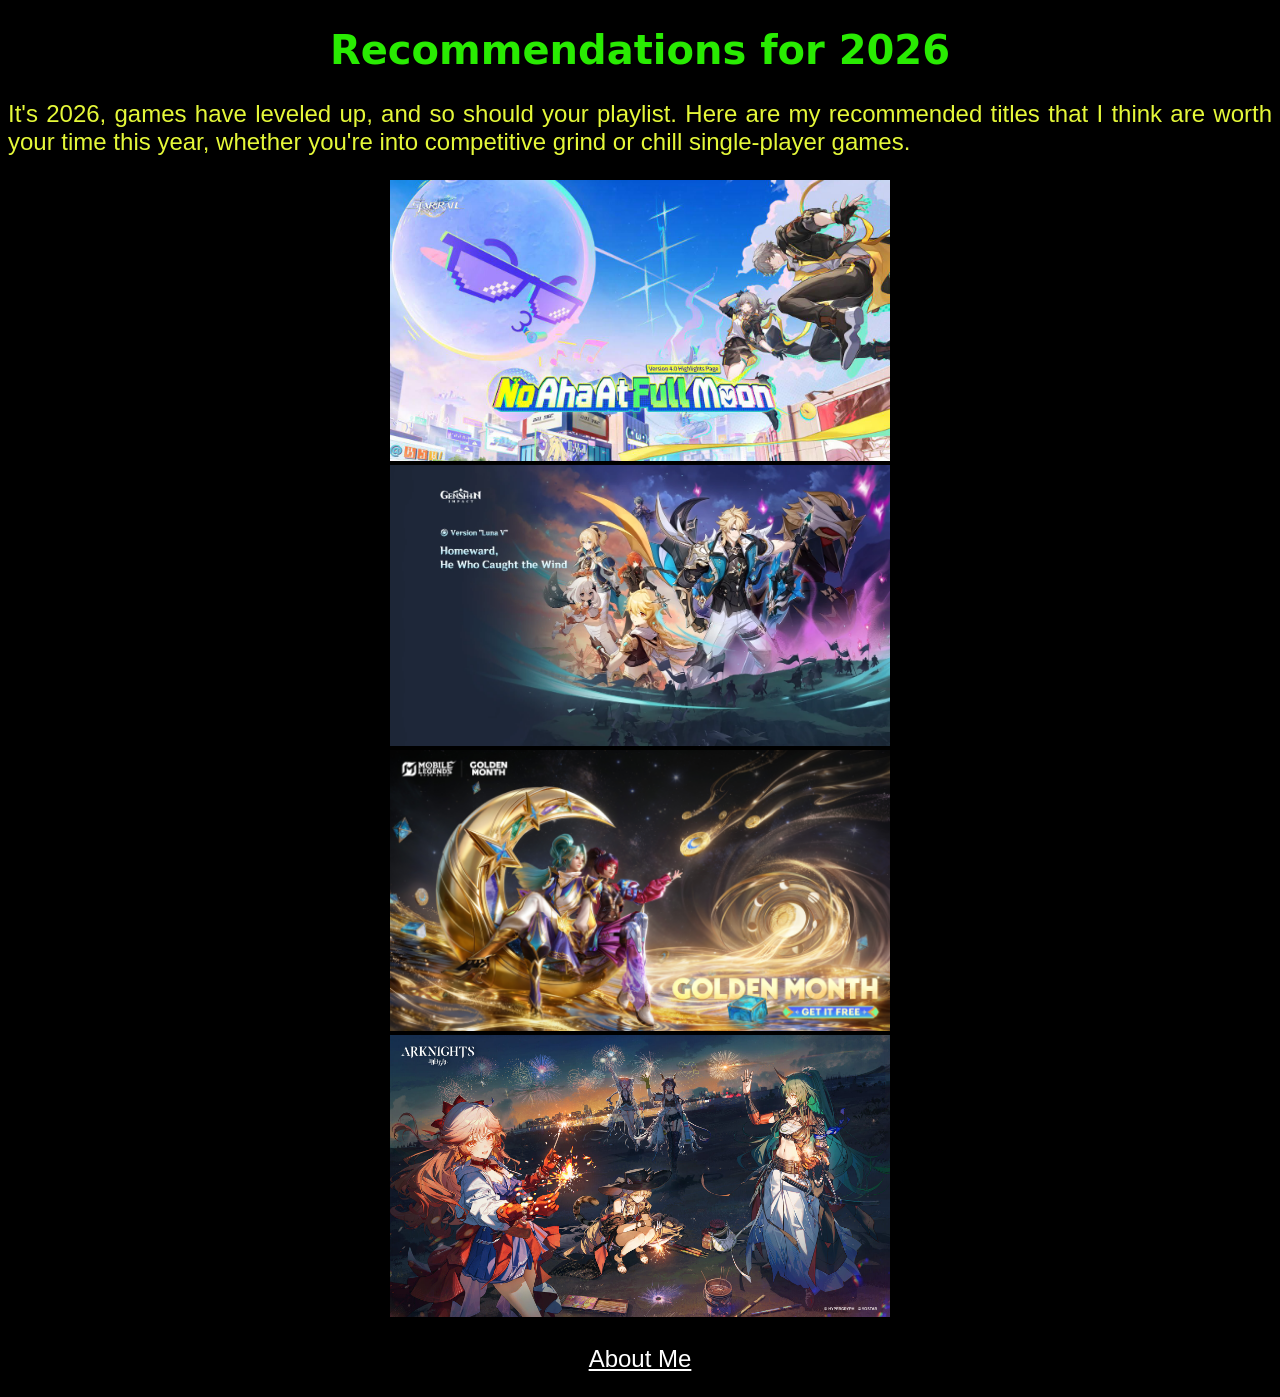
<file: index.html>
<!DOCTYPE html>
<html lang="en">
<head>
    <link rel="stylesheet" href="/style.css">
    <style>
  img{
    max-width: 500px;
    max-height: 300px;
  }
  .img-container{
    text-align: center;
    overflow: hidden;
  }
  .img-container img{
     object-fit: cover; 
  transition: transform 0.2s ease;
  }
  .img-container:hover img {
  transform: scale(1.1);
  }
    </style>
    <meta charset="UTF-8">
    <meta name="viewport" content="width=device-width, initial-scale=1.0">
    <title>Homepage</title>
</head>
<body>

<!--Title-->
<header>
  <h1>Recommendations for 2026</h1>
</header>

<p>
  It's 2026, games have leveled up, and so should your playlist. Here are my recommended titles that I think are worth your time this year, whether you're into competitive grind or chill single-player games.
</p>

<!--Images Links-->
<div class=" img-container";>
    <a href="/hsr.html"> <img src="/Images/HSR/HSRHOME.jpeg" alt="HSR ver.4.0"></img></a>
</div>
<div class=" img-container";>
  <a href="/genshin.html"> <img src="Images/GENSHIN/GIHOME.png" alt="GENSHIN LUNA V"></img></a>
</div>
<div class=" img-container";>
  <a href="/mlbb.html"> <img src="/Images/MLBB/MLHOME.png" alt="MLBB"></img></a>
</div>
<div class=" img-container";>
  <a href="/arknights.html"><img src="Images/ARKNIGHTS/AKHOME.jpg" alt="Arknights 6th Anniversary"></img></a>
</div>

<!--About Me-->
<p style="text-align:center;">
  <a href="/aboutme.html" title="contact information" style="color: #ffffff;">About Me<a>
</p>

</body>
</html>
</file>
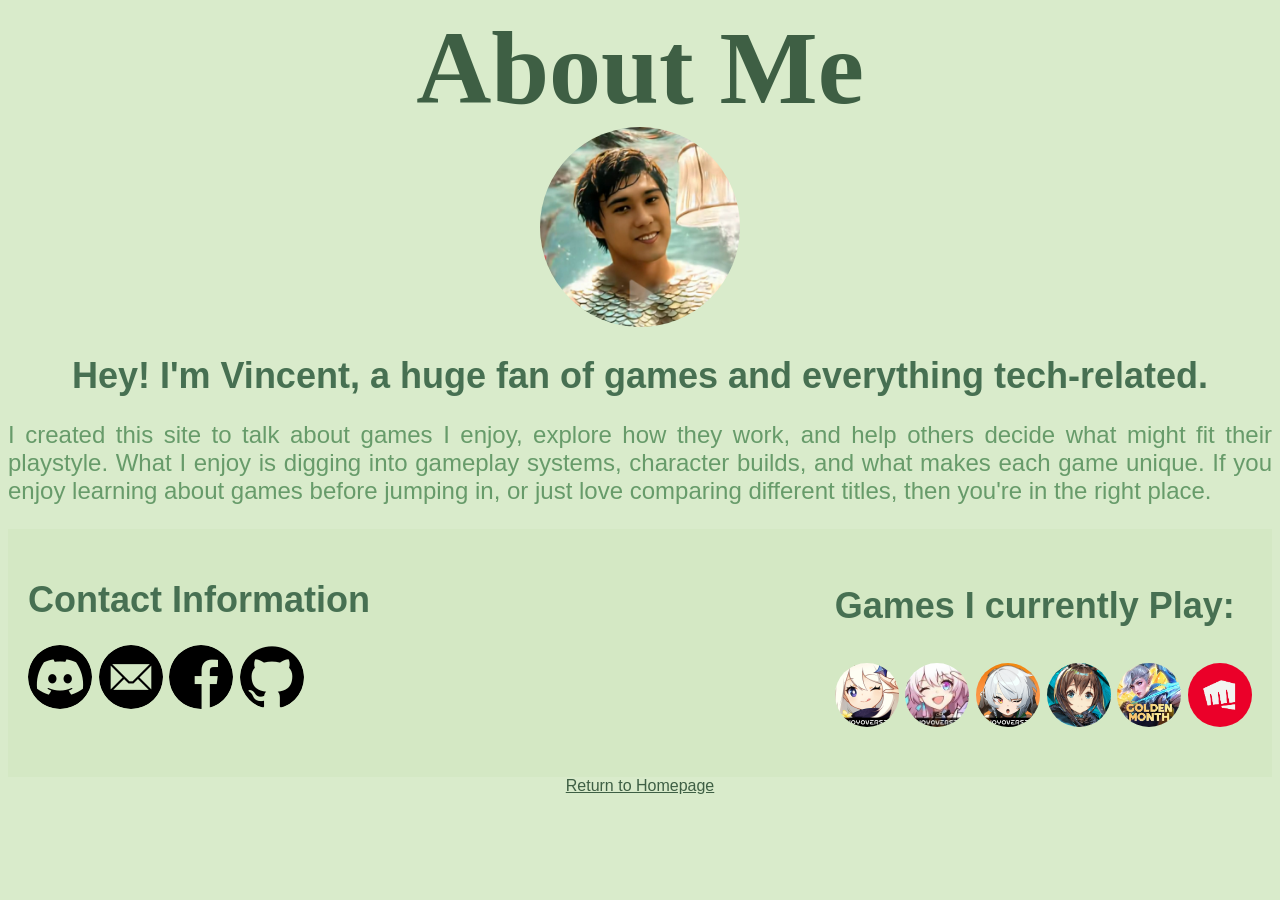
<file: aboutme.html>
<!DOCTYPE html>
<html lang="en">
<head>
    <style>
        body{
            background-color:#d9ebcb;
        }
        header{
            font-size:650%;
            text-align: center;
            color:#3E5F44;
        }
        img{
            max-width:  200px;
            max-height: 200px;
            border-radius: 50%;
        }
        h1{
            color:#477052;
            font-size: 225%;
            font-family: Arial, Helvetica, sans-serif;
            text-align: center;
        }
        h2{
            color:#477052;
            font-size: 225%;
            font-family: Arial, Helvetica, sans-serif;
            margin-bottom: 10px;
        }
        h3{
            color:#477052;
            font-size: 225%;
            font-family: Arial, Helvetica, sans-serif;
        }
        p{
            color:#679b6a;
            font-size: 150%;
            font-family: Arial, Helvetica, sans-serif;
            text-align: justify;
        }
        .img{
            text-align: center;
        }
        .parent-container{
            display: flex;
            justify-content: space-between;
            gap: 20px;
            padding: 20px;
            background-color: #d4e8c4;
        }
        .column {
            flex: 1;                       
        }
    </style>
    <meta charset="UTF-8">
    <meta name="viewport" content="width=device-width, initial-scale=1.0">
    <title>About-Me</title>
</head>
<body>

<header>
    <b>About Me</b>
</header> 

<div class="img">
    <img src="/Images/aboutme.png" alt="male"></img>
</div>

<h1>
    Hey! I'm Vincent, a huge fan of games and everything tech-related.
</h1>

<p>
    I created this site to talk about games I enjoy, explore how they work, and help others decide what might fit their playstyle. What I enjoy is digging into gameplay systems, character builds, and what makes each game unique. If you enjoy learning about games before jumping in, or just love comparing different titles, then you're in the right place.
</p>

<div class="parent-container">
    <div class="left">
        <h2>
            Contact Information
        </h2>
        <p>  
            <a href="https://discord.com/users/vincentcntpy" style="text-decoration: none; display: inline-block;">
                <img src="/Images/Icons/discord.png" alt="Discord icons created by Freepik - Flaticon https://www.flaticon.com/free-icons/discord"></img>
            </a> 
            
            <a href="mailto:vincentcntpy@gmail.com" style="text-decoration: none; display: inline-block;">
                <img src="/Images/Icons/email.png" alt="Email icons created by rukanicon - Flaticon https://www.flaticon.com/free-icons/email"></img>
            </a>
            
            <a href="https://facebook.com/Vincentcntpy" style="text-decoration: none; display: inline-block;">
                <img src="/Images/Icons/facebook.png" alt="Facebook icons created by Freepik - Flaticon https://www.flaticon.com/free-icons/facebook"></img>
            </a>
            
            <a href="https://github.com/Kazudoescode" style="text-decoration: none; display: inline-block;">
                <img src="/Images/Icons/github.png" alt="Github icons created by Pixel perfect - Flaticon https://www.flaticon.com/free-icons/github"></img>
            </a>
        </p>
    </div>
    
<div class="right">
        <h3>
            Games I currently Play:
        </h3>
        <p>
            <img style="width: 64px; height: 64px; border-radius: 50%;" src="/Images/Icons/genshin.png" alt="genshin" title= "Kazu - 830104176"></img>
            <img style="width: 64px; height: 64px; border-radius: 50%;" src="/Images/Icons/hsr.png" alt="hsr" title="Kazu - 828625765"></img>
            <img style="width: 64px; height: 64px; border-radius: 50%;" src="/Images/Icons/zzz.png" alt="ZZZ" title="Kazu - 1312221037"></img>
            <img style="width: 64px; height: 64px; border-radius: 50%;" src="/Images/Icons/arknights.png" alt="arknights" title="Kazu - 95196091"></img>
            <img style="width: 64px; height: 64px; border-radius: 50%;" src="/Images/Icons/mlbb.png" alt="mlbb" title="faceless - 231759913(3514)"></img>
            <img style="width: 64px; height: 64px; border-radius: 50%;" src="/Images/Icons/riot.png" alt="riot-games" title="Music2Challenger #music"></img>
        </p>
    </div>
</div>

<div class="button" style="text-align: center;">
    <a href="index.html" style="color:#3E5F44; font-family: Arial, Helvetica, sans-serif;">Return to Homepage</a>
</div>

</body>

</html>
</file>
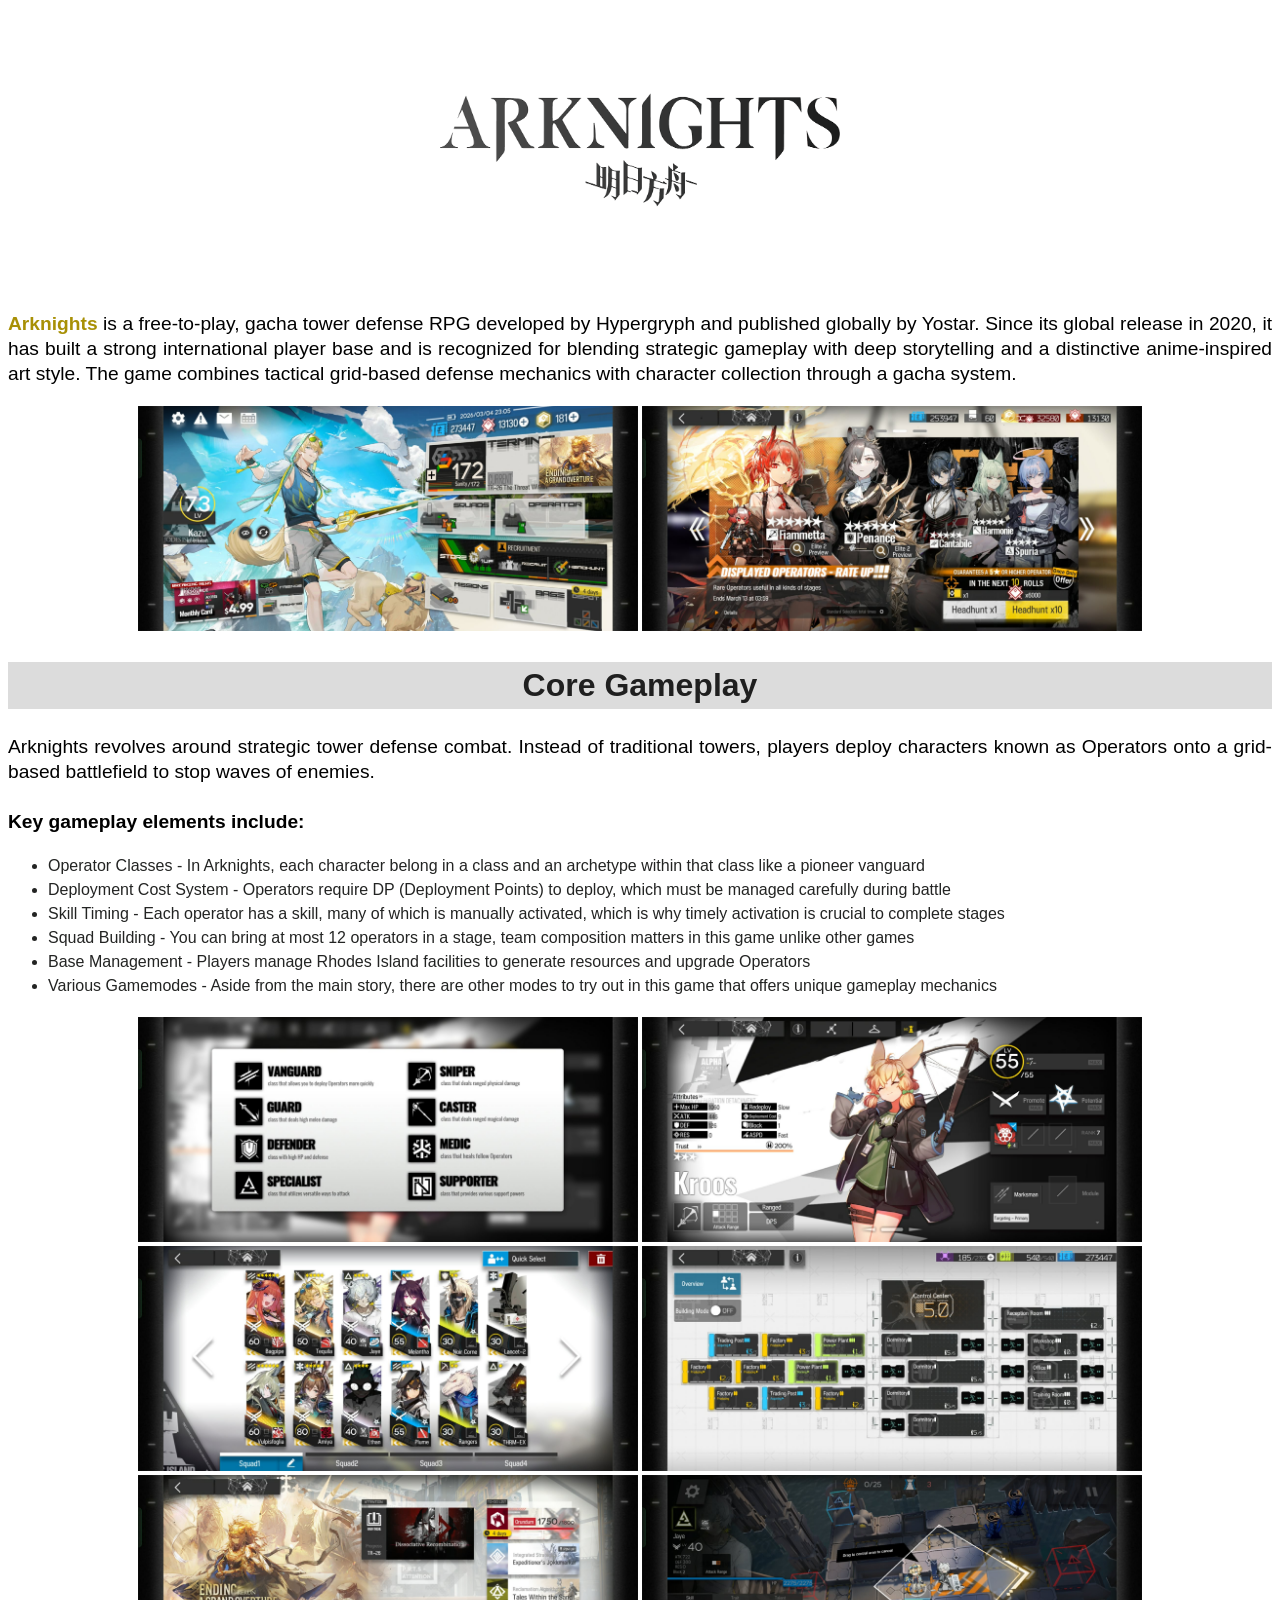
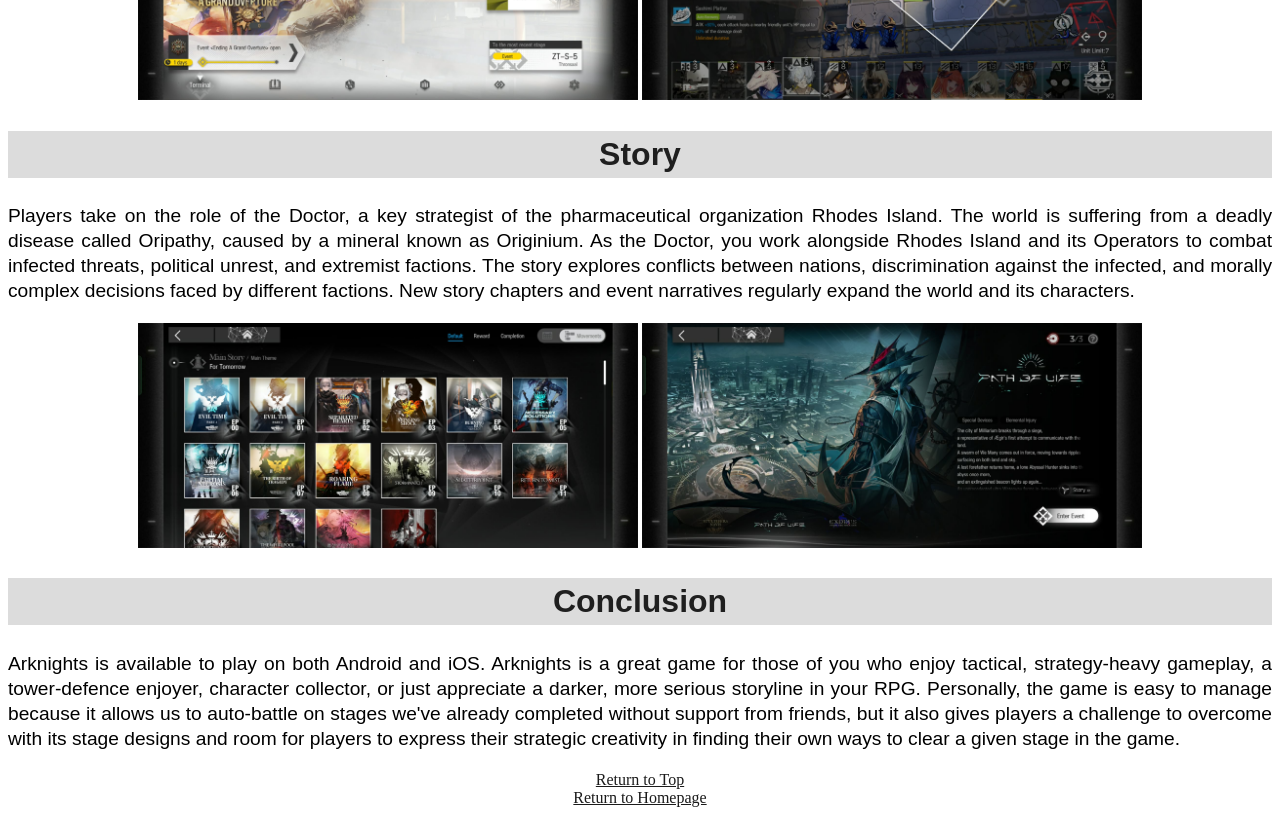
<file: arknights.html>
<!DOCTYPE html>
<html lang="en">
<head>
    <style>
    body{
        background-color: rgb(255, 255, 255);
    }  
    p{      
        color:rgb(0, 0, 0);
        text-align: justify;
        font-size: 120%;
        font-family: Arial, Helvetica, sans-serif;
        line-height: 130%;
    }
    ul{
        color:rgb(35, 36, 35);
        font-size: 100%;
        font-family: Arial, Helvetica, sans-serif;
        line-height: 150%;
    }
    header{
        text-align:center;
        color:rgb(0, 0, 0);
        font-size: 80px;
        font-family: Arial, Helvetica, sans-serif;
    }
     img{
        max-width: 800px;
        max-height: 400px;
    }
    .container{
        text-align: center;
    }
    h2{
        text-align: center;
        color:rgb(31, 31, 31);
        font-size: 200%;
        font-family: Arial, Helvetica, sans-serif;
        background-color:gainsboro;
        padding: 5px;
    }
    a{
        color:rgb(27, 27, 27);
    }
    </style>    
    <meta charset="UTF-8">
    <meta name="viewport" content="width=device-width, initial-scale=1.0">
    <title>Arknights</title>
</head>
<body>

<div class="container">
    <img src="/Images/ARKNIGHTS/AK1.PNG" alt="Arknights Logo" id="atop" style="max-width:500px; max-height:400px"></img>
</div>

<!--Game Information-->
<p>
    <strong style="color:rgb(168, 144, 6)">Arknights</strong> is a free-to-play, gacha tower defense RPG developed by Hypergryph and published globally by Yostar. Since its global release in 2020, it has built a strong international player base and is recognized for blending strategic gameplay with deep storytelling and a distinctive anime-inspired art style. The game combines tactical grid-based defense mechanics with character collection through a gacha system.
</p>

<div class="container">
    <img src="/Images/ARKNIGHTS/AK2.png " alt="Arknights Homescreen" style="max-width:500px; max-height:400px"></img>
    <img src="/Images/ARKNIGHTS/AK3.png" alt="Arknights Gacha Page" style="max-width:500px; max-height:400px"></img>
</div>

<!--Core Gameplay-->
<h2>
    <b>Core Gameplay</b>
</h2>
<p>
    Arknights revolves around strategic tower defense combat. Instead of traditional towers, players deploy characters known as Operators onto a grid-based battlefield to stop waves of enemies. 
<br><br>
<b>Key gameplay elements include:</b>
    <ul>
        <li>
            Operator Classes - In Arknights, each character belong in a class and an archetype within that class like a pioneer vanguard
        </li>
        <li>
            Deployment Cost System - Operators require DP (Deployment Points) to deploy, which must be managed carefully during battle
        </li>
        <li>
            Skill Timing - Each operator has a skill, many of which is manually activated, which is why timely activation is crucial to complete stages
        </li>
        <li>
            Squad Building - You can bring at most 12 operators in a stage, team composition matters in this game unlike other games
        </li>
        <li>
            Base Management - Players manage Rhodes Island facilities to generate resources and upgrade Operators
        </li> 
        <li>
            Various Gamemodes - Aside from the main story, there are other modes to try out in this game that offers unique gameplay mechanics
        </li>
    </ul>
</p>

<div class=" container">
    <img src="/Images/ARKNIGHTS/AK4.png" alt="Arknights Classes" style="max-width: 500px; max-height: 400px;"></img>
    <img src="/Images/ARKNIGHTS/AK5.png" alt="Arknights Operator Screen"style="max-width: 500px; max-height: 400px;"></img>
    <img src="/Images/ARKNIGHTS/AK6.png" alt="Arknights Squad List" style="max-width: 500px; max-height: 400px;"></img>
    <img src="/Images/ARKNIGHTS/AK7.png" alt="Arknights Base" style="max-width: 500px; max-height: 400px;"></img>
    <img src="/Images/ARKNIGHTS/AK8.png" alt="Arknights Gamemodes" style="max-width: 500px; max-height: 400px;"></img>
    <img src="/Images/ARKNIGHTS/AK9.png" alt="Arknights Gameplay" style="max-width: 500px; max-height: 400px;"></img>
</div>

<!--Story-->
<h2>
    <b>Story</b>
</h2>
<p>
    Players take on the role of the Doctor, a key strategist of the pharmaceutical organization Rhodes Island. The world is suffering from a deadly disease called Oripathy, caused by a mineral known as Originium. As the Doctor, you work alongside Rhodes Island and its Operators to combat infected threats, political unrest, and extremist factions. The story explores conflicts between nations, discrimination against the infected, and morally complex decisions faced by different factions. New story chapters and event narratives regularly expand the world and its characters.
</p>

<div class=" container">
    <img src="/Images/ARKNIGHTS/AK10.png" alt="Arknights Main Story" style="max-width: 500px; max-height: 400px;"></img>
    <img src="/Images/ARKNIGHTS/AK11.png" alt="Arknights Event" style="max-width: 500px; max-height: 400px;"></img>
</div>

<!--Platform Availability/Conclusion-->
<h2>
    <b>Conclusion</b>
</h2>
<p>
    Arknights is available to play on both Android and iOS. Arknights is a great game for those of you who enjoy tactical, strategy-heavy gameplay, a tower-defence enjoyer, character collector, or just appreciate a darker, more serious storyline in your RPG. Personally, the game is easy to manage because it allows us to auto-battle on stages we've already completed without support from friends, but it also gives players a challenge to overcome with its stage designs and room for players to express their strategic creativity in finding their own ways to clear a given stage in the game.
</p>

<!--Buttons-->
<div class="container">
    <a href="#atop"> Return to Top </a>
    <br>
    <a href="index.html">Return to Homepage</a>
</div>

</body>

</html>
</file>
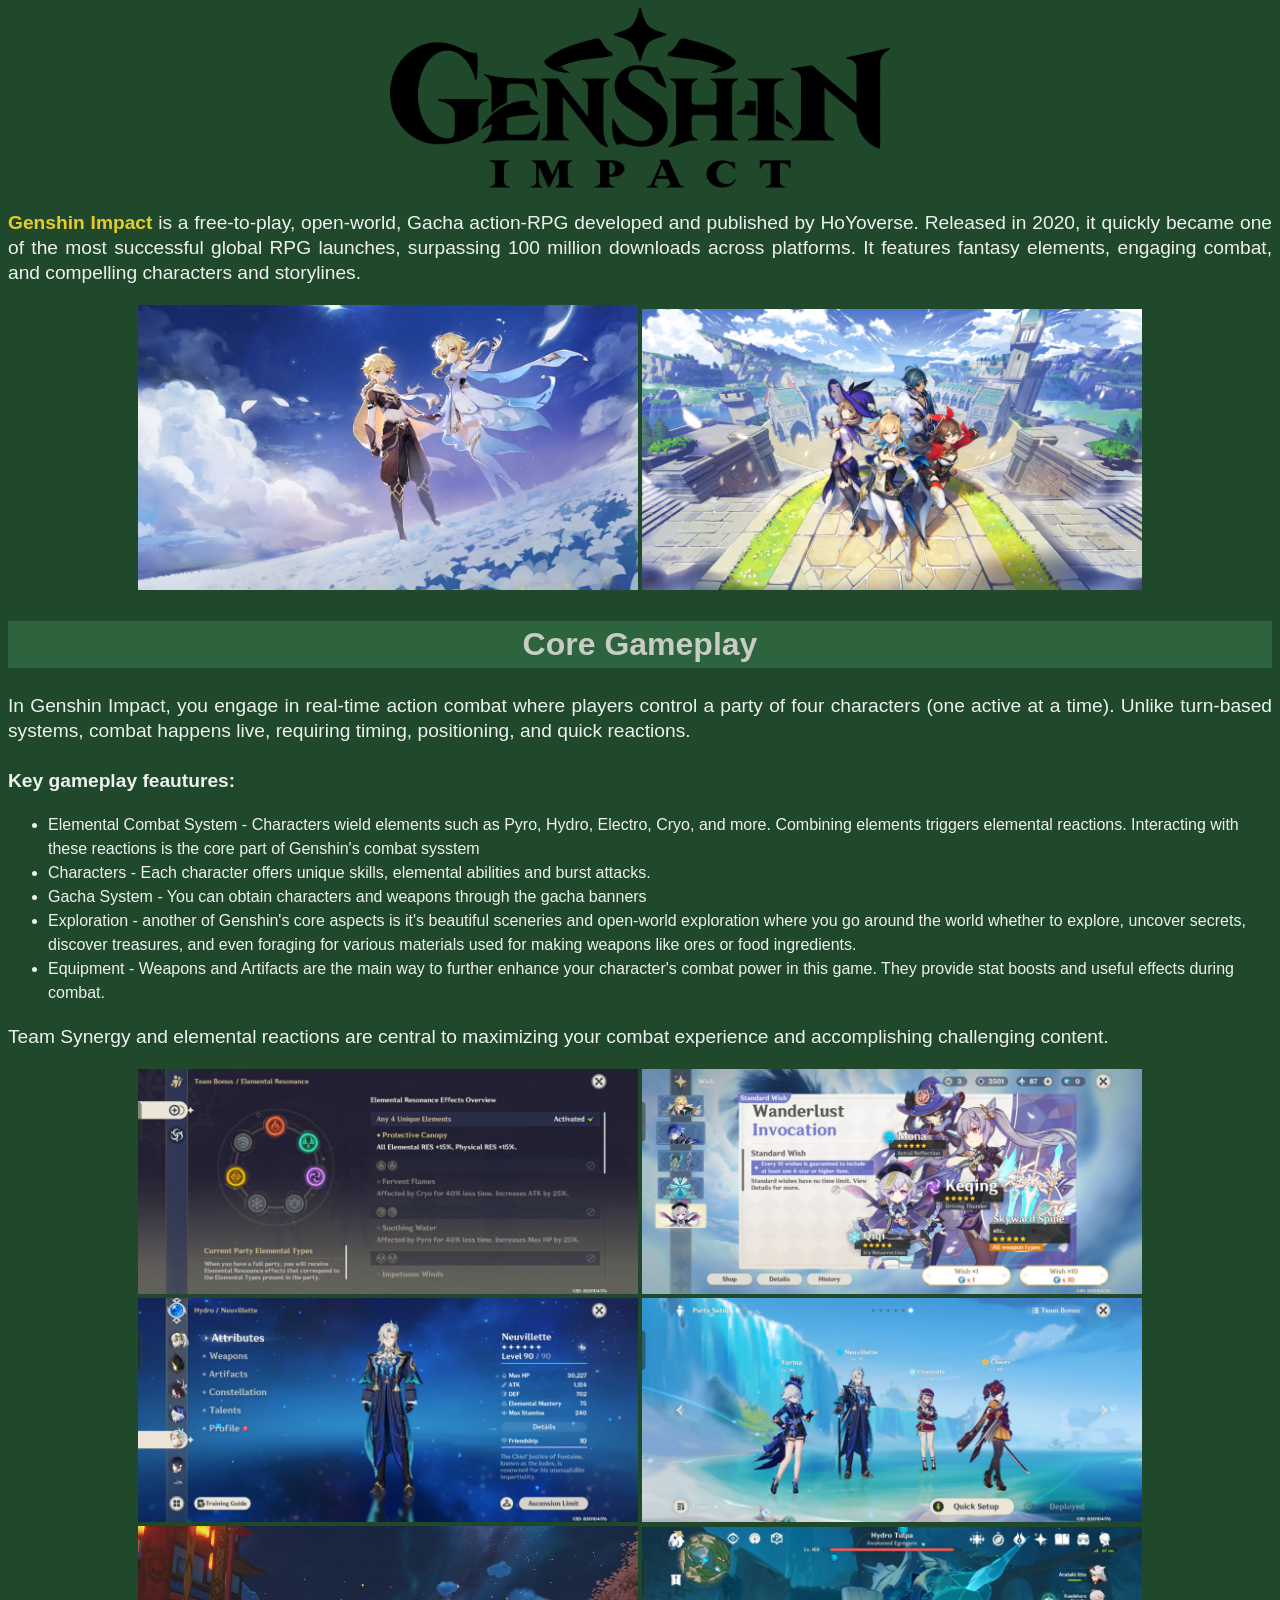
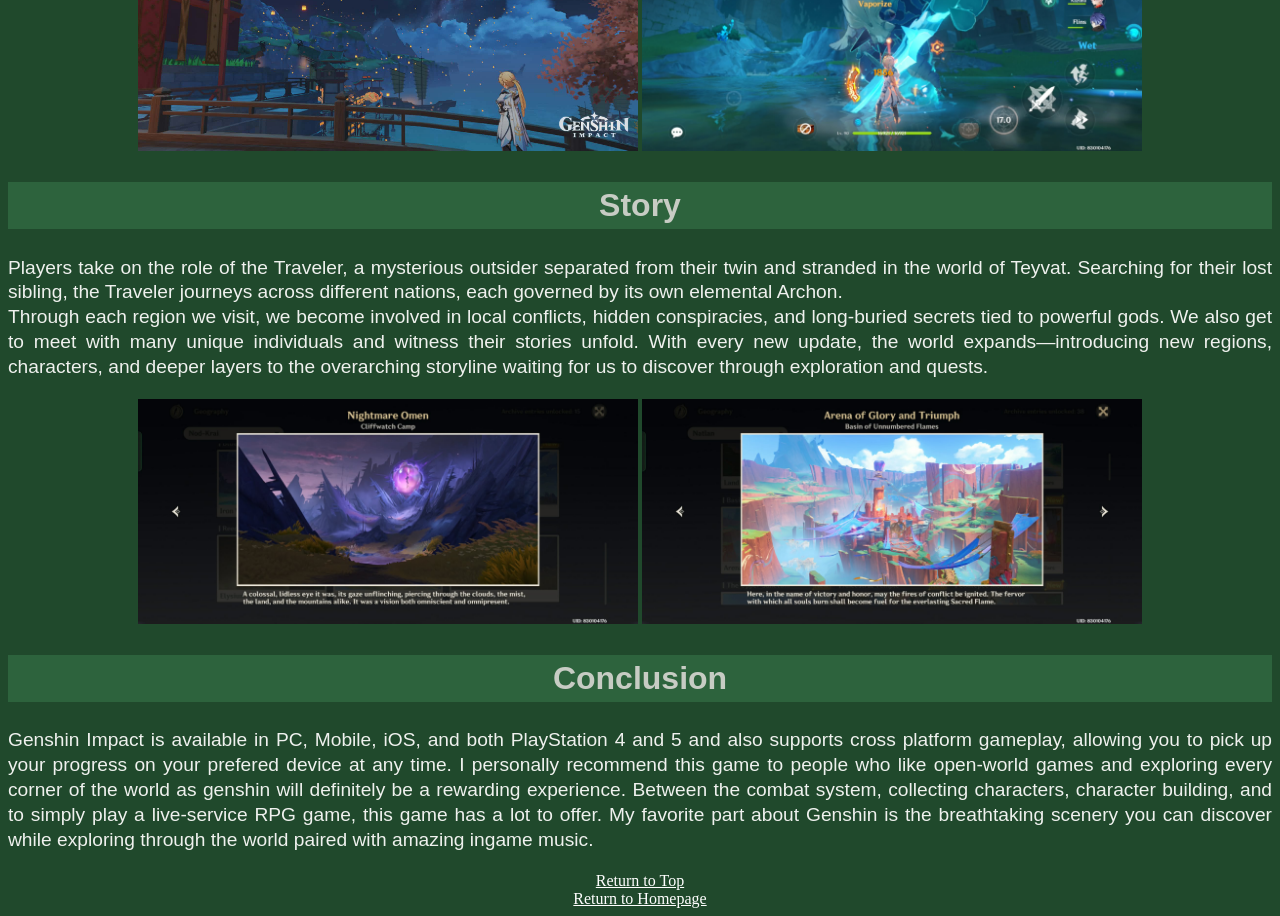
<file: genshin.html>
<!DOCTYPE html>
<html lang="en">
<head>
    <style>
    body{
        background-color: rgb(32, 73, 44);
    }  
    p{      
        color:rgb(239, 241, 238);
        text-align: justify;
        font-size: 120%;
        font-family: Arial, Helvetica, sans-serif;
        line-height: 130%;
    }
    ul{
        color:rgb(239, 241, 238);
        font-size: 100%;
        font-family: Arial, Helvetica, sans-serif;
        line-height: 150%;
    }
    header{
        text-align:center;
        color:rgb(255, 255, 255);
        font-size: 80px;
        font-family: Arial, Helvetica, sans-serif;
    }
     img{
        max-width: 910px;
        max-height: 400px;
    }
    .container{
        text-align: center;
    }
    h2{
        text-align: center;
        color:rgb(199, 204, 196);
        font-size: 200%;
        font-family: Arial, Helvetica, sans-serif;
        background-color: rgb(45, 99, 61);
        padding: 5px;
    }
    a{
        color:rgb(255, 255, 255);
    }
    </style>
    <meta charset="UTF-8">
    <meta name="viewport" content="width=device-width, initial-scale=1.0">
    <title>Document</title>
</head>
<body>

<div class="container">
    <img src="/Images/GENSHIN/GI1.png" alt="Genshin Logo" style="max-width: 500px; max-height: 400px;" id="start"></img>
</div>

<!--Game Information-->
<p>
    <strong style="color:rgb(231, 203, 43)">Genshin Impact</strong> is a free-to-play, open-world, Gacha action-RPG developed and published by HoYoverse. Released in 2020, it quickly became one of the most successful global RPG launches, surpassing 100 million downloads across platforms. It features fantasy elements, engaging combat, and compelling characters and storylines.
</p>

<div class="container">
    <img src="/Images/GENSHIN/GI2.png" alt="Twins and Inteyvats" style="max-width:500px; max-height:400px"></img>
    <img src="/Images/GENSHIN/GI3.png" alt="Mondstadt Characters" style="max-width:500px; max-height:400px"></img>
</div>

<!--Core Gameplay-->
<h2>
    <b>Core Gameplay</b>
</h2>
<p>
    In Genshin Impact, you engage in real-time action combat where players control a party of four characters (one active at a time). Unlike turn-based systems, combat happens live, requiring timing, positioning, and quick reactions. 
    <br><br>
    <b>Key gameplay feautures:</b>
    <ul>
        <li>Elemental Combat System - Characters wield elements such as Pyro, Hydro, Electro, Cryo, and more. Combining elements triggers elemental reactions. Interacting with these reactions is the core part of Genshin's combat sysstem</li>
        <li>Characters - Each character offers unique skills, elemental abilities and burst attacks.</li>
        <li>Gacha System - You can obtain characters and weapons through the gacha banners</li>
        <li>Exploration - another of Genshin's core aspects is it's beautiful sceneries and open-world exploration where you go around the world whether to explore, uncover secrets, discover treasures, and even foraging for various materials used for making weapons like ores or food ingredients. </li>
        <li>Equipment - Weapons and Artifacts are the main way to further enhance your character's combat power in this game. They provide stat boosts and useful effects during combat.  </li>
    </ul>
    
</p>
<p>
    Team Synergy and elemental reactions are central to maximizing your combat experience and accomplishing challenging content.
</p>

<div class="container">
    <img src="/Images/GENSHIN/GI4.png" alt="Elemental System" style="max-width:500px; max-height:400px"></img>
    <img src="/Images/GENSHIN/GI5.png" alt="Gacha Page" style="max-width:500px; max-height:400px"></img>
    <img src="/Images/GENSHIN/GI6.png" alt="Character Page" style="max-width:500px; max-height:400px"></img>
    <img src="/Images/GENSHIN/GI7.png" alt="Team Screen" style="max-width:500px; max-height:400px"></img>
    <img src="/Images/GENSHIN/GI8.png" alt="Exploration" style="max-width:500px; max-height:400px"></img>
    <img src="/Images/GENSHIN/GI9.png" alt="Genshin Combat" style="max-width:500px; max-height:400px"></img>
</div>

<!--Story-->
<h2>
    <b>Story</b>
</h2>
<p>
    Players take on the role of the Traveler, a mysterious outsider separated from their twin and stranded in the world of Teyvat. Searching for their lost sibling, the Traveler journeys across different nations, each governed by its own elemental Archon.
    <br>
    Through each region we visit, we become involved in local conflicts, hidden conspiracies, and long-buried secrets tied to powerful gods. We also get to meet with many unique individuals and witness their stories unfold. With every new update, the world expands—introducing new regions, characters, and deeper layers to the overarching storyline waiting for us to discover through exploration and quests.
</p>

<div class="container">
    <img src="/Images/GENSHIN/GI10.png" alt="Nod-krai Place" style="max-width:500px; max-height:400px"></img>
    <img src="/Images/GENSHIN/GI11.png" alt="Nod-krai Place" style="max-width:500px; max-height:400px"></img>
</div>

<!--Platform Availability/Conclusion-->
<h2>
    <b>Conclusion</b>
</h2>
<p>
    Genshin Impact is available in PC, Mobile, iOS, and both PlayStation 4 and 5 and also supports cross platform gameplay, allowing you to pick up your progress on your prefered device at any time. I personally recommend this game to people who like open-world games and exploring every corner of the world as genshin will definitely be a rewarding experience. Between the combat system, collecting characters, character building, and to simply play a live-service RPG game, this game has a lot to offer. My favorite part about Genshin is the breathtaking scenery you can discover while exploring through the world paired with amazing ingame music.
</p>

<!--Buttons-->
<div class="container">
    <a href="#start">Return to Top</a>
    <br>
    <a href="index.html">Return to Homepage</a>
</div>

</body>

</html>
</file>
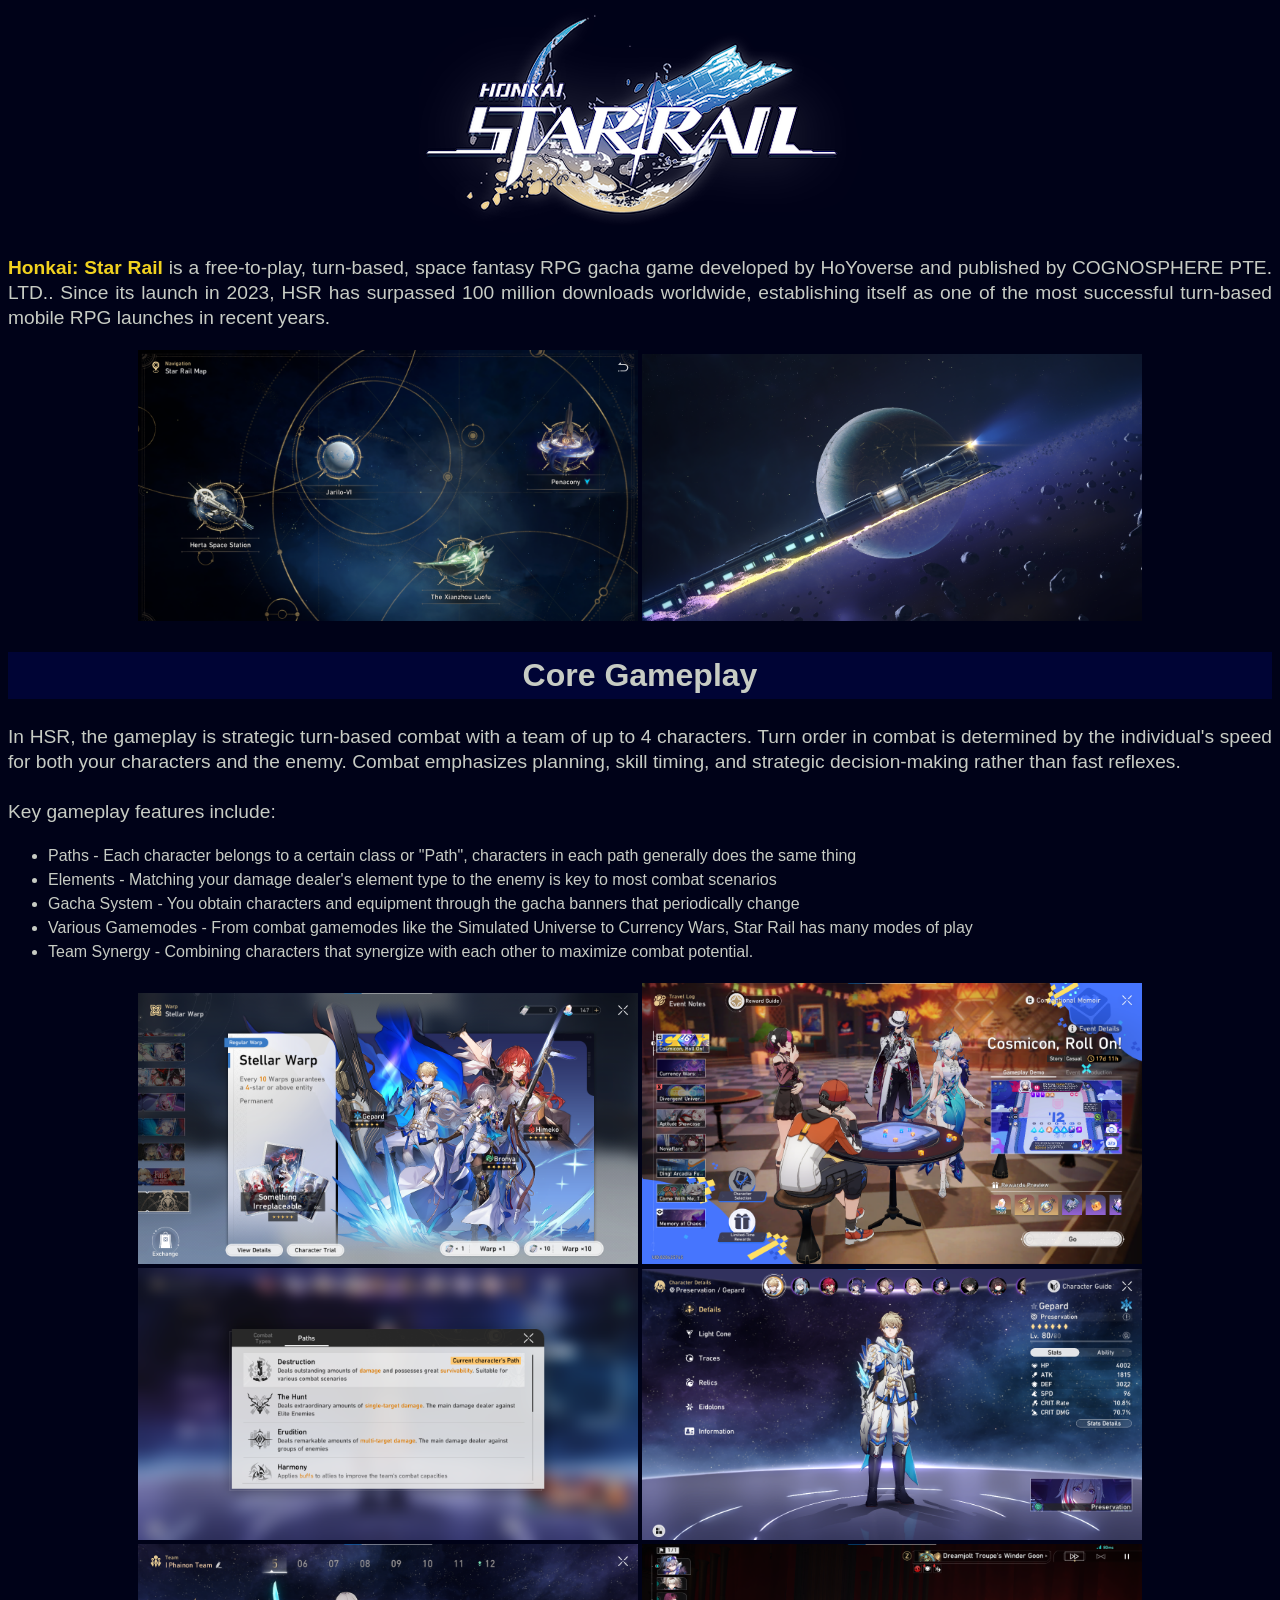
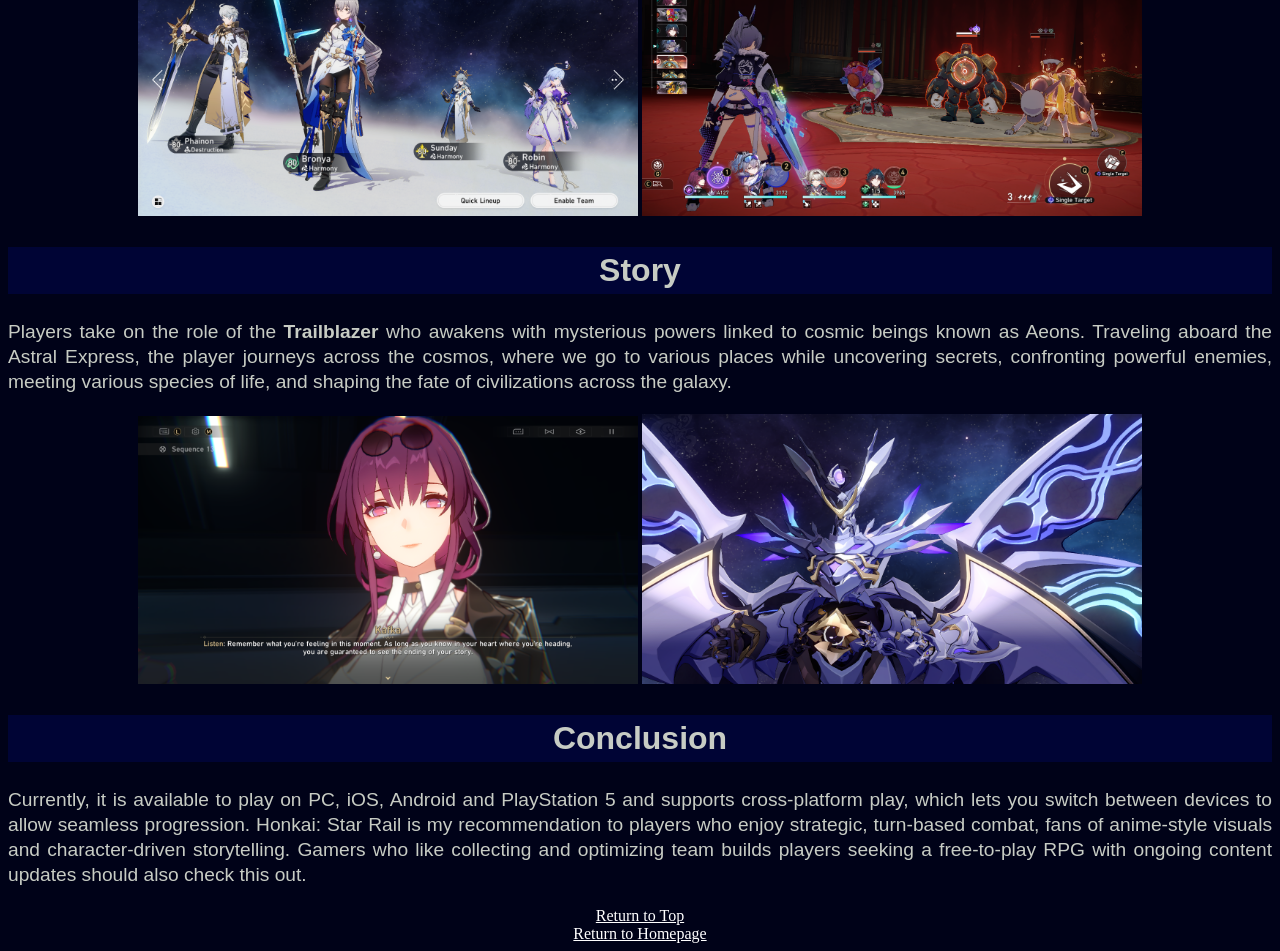
<file: hsr.html>
<!DOCTYPE html>
<html lang="en">
<head>
    <style>
    body{
        background-color: rgb(0, 2, 24);
    }  
    p{      
        color:rgb(199, 204, 196);
        text-align: justify;
        font-size: 120%;
        font-family: Arial, Helvetica, sans-serif;
        line-height: 130%;
    }
    header{
        text-align:center;
        color:rgb(255, 255, 255);
        font-size: 80px;
        font-family: Arial, Helvetica, sans-serif;
        background-image: url(/Images/HSR/HSRIMG_8.png);
          background-size:auto;   
          background-repeat:round;
          aspect-ratio: 16/9;
          width: 100%;     
          height: 100px;
    }
    img{
        max-width: 910px;
        max-height: 400px;
    }
    .container{
        text-align: center;
    }
    h2{
        text-align: center;
        color:rgb(199, 204, 196);
        font-size: 200%;
        font-family: Arial, Helvetica, sans-serif;
        background-color: rgb(0, 4, 53);
        padding: 5px;
    }
    a{
        color:rgb(255, 255, 255);
    }
    ul{
        color:rgb(199, 204, 196);
        font-size: 100%;
        font-family: Arial, Helvetica, sans-serif;
        line-height: 150%;
    }
    </style>
    <meta charset="UTF-8">
    <meta name="viewport" content="width=device-width, initial-scale=1.0">
    <title>HSR</title>
</head>
<body>

<div class="container">
    <img src="/Images/HSR/HSR1.png" alt="HSR LOGO" style="max-width: 500px; max-height: 400px;" id="top"></img>
</div> 
 
<!-- Game Information-->
<p>
    <strong style="color:rgb(241, 210, 31)">Honkai: Star Rail</strong> is a free-to-play, turn-based, space fantasy RPG gacha game developed by HoYoverse and published by COGNOSPHERE PTE. LTD.. Since its launch in 2023, HSR has surpassed 100 million downloads worldwide, establishing itself as one of the most successful turn-based mobile RPG launches in recent years. 
</p>

<div class="container">
    <img src="/Images/HSR/HSR2.png" alt="HSR Map" style="max-width: 500px; max-height: 400px;"></img>
    <img src="/Images/HSR/HSR3.png" alt="HSR Loading Screen" style="max-width: 500px; max-height: 400px;"></img>
</div>

<!-- Core Gameplay -->
 <h2>
    <b>Core Gameplay</b>
</h2>
<p>
    In HSR, the gameplay is strategic turn-based combat with a team of up to 4 characters. Turn order in combat is determined by the individual's speed for both your characters and the enemy. Combat emphasizes planning, skill timing, and strategic decision-making rather than fast reflexes.
    <br><br>
    Key gameplay features include:
    <ul>
        <li>Paths - Each character belongs to a certain class or "Path", characters in each path generally does the same thing</li>
        <li>Elements - Matching your damage dealer's element type to the enemy is key to most combat scenarios</li>
        <li>Gacha System - You obtain characters and equipment through the gacha banners that periodically change</li>
        <li>Various Gamemodes - From combat gamemodes like the Simulated Universe to Currency Wars, Star Rail has many modes of play</li>
        <li>Team Synergy - Combining characters that synergize with each other to maximize combat potential.</li>
    </ul>
</p>

<div class="container">
    <img src="/Images/HSR/HSR4.png" alt="HSR Gacha" style="max-width: 500px; max-height: 400px;"></img>
    <img src="/Images/HSR/HSR5.png" alt="HSR Data Bank" style="max-width: 500px; max-height: 400px;"></img>
    <img src="/Images/HSR/HSR6.png" alt="HSR Paths" style="max-width: 500px; max-height: 400px;"></img>
    <img src="/Images/HSR/HSR7.png" alt="HSR Character" style="max-width: 500px; max-height: 400px;"></img>
    <img src="/Images/HSR/HSR8.png" alt="HSR Party" style="max-width: 500px; max-height: 400px;"></img>
    <img src="/Images/HSR/HSR9.png" alt="HSR Combat" style="max-width: 500px; max-height: 400px;"></img>
</div>

<!-- Story -->
 <h2>
    <b>Story</b>
</h2>
<p>
    Players take on the role of the <strong>Trailblazer</strong> who awakens with mysterious powers linked to cosmic beings known as Aeons. Traveling aboard the Astral Express, the player journeys across the cosmos, where we go to various places while uncovering secrets, confronting powerful enemies, meeting various species of life, and shaping the fate of civilizations across the galaxy.
</p>
<div class="container">
    <img src="/Images/HSR/HSR10.png" alt="HSR Story" style="max-width: 500px; max-height: 400px;"></img>
    <img src="/Images/HSR/HSR11.png" alt="HSR Boss" style="max-width: 500px; max-height: 400px;"></img>
</div>    

<!-- Platform Availability-->
<h2>
    <b>Conclusion</b>
</h2> 
<p>
   Currently, it is available to play on PC, iOS, Android and PlayStation 5 and supports cross-platform play, which lets you switch between devices to allow seamless progression. Honkai: Star Rail is my recommendation to players who enjoy strategic, turn-based combat, fans of anime-style visuals and character-driven storytelling. Gamers who like collecting and optimizing team builds players seeking a free-to-play RPG with ongoing content updates should also check this out.
</p>

<!--Buttons-->
<div class="container">
    <a href="#top"> Return to Top </a> 
    <br>
    <a href="index.html">Return to Homepage</a>
</div>

</body>

</html>
</file>
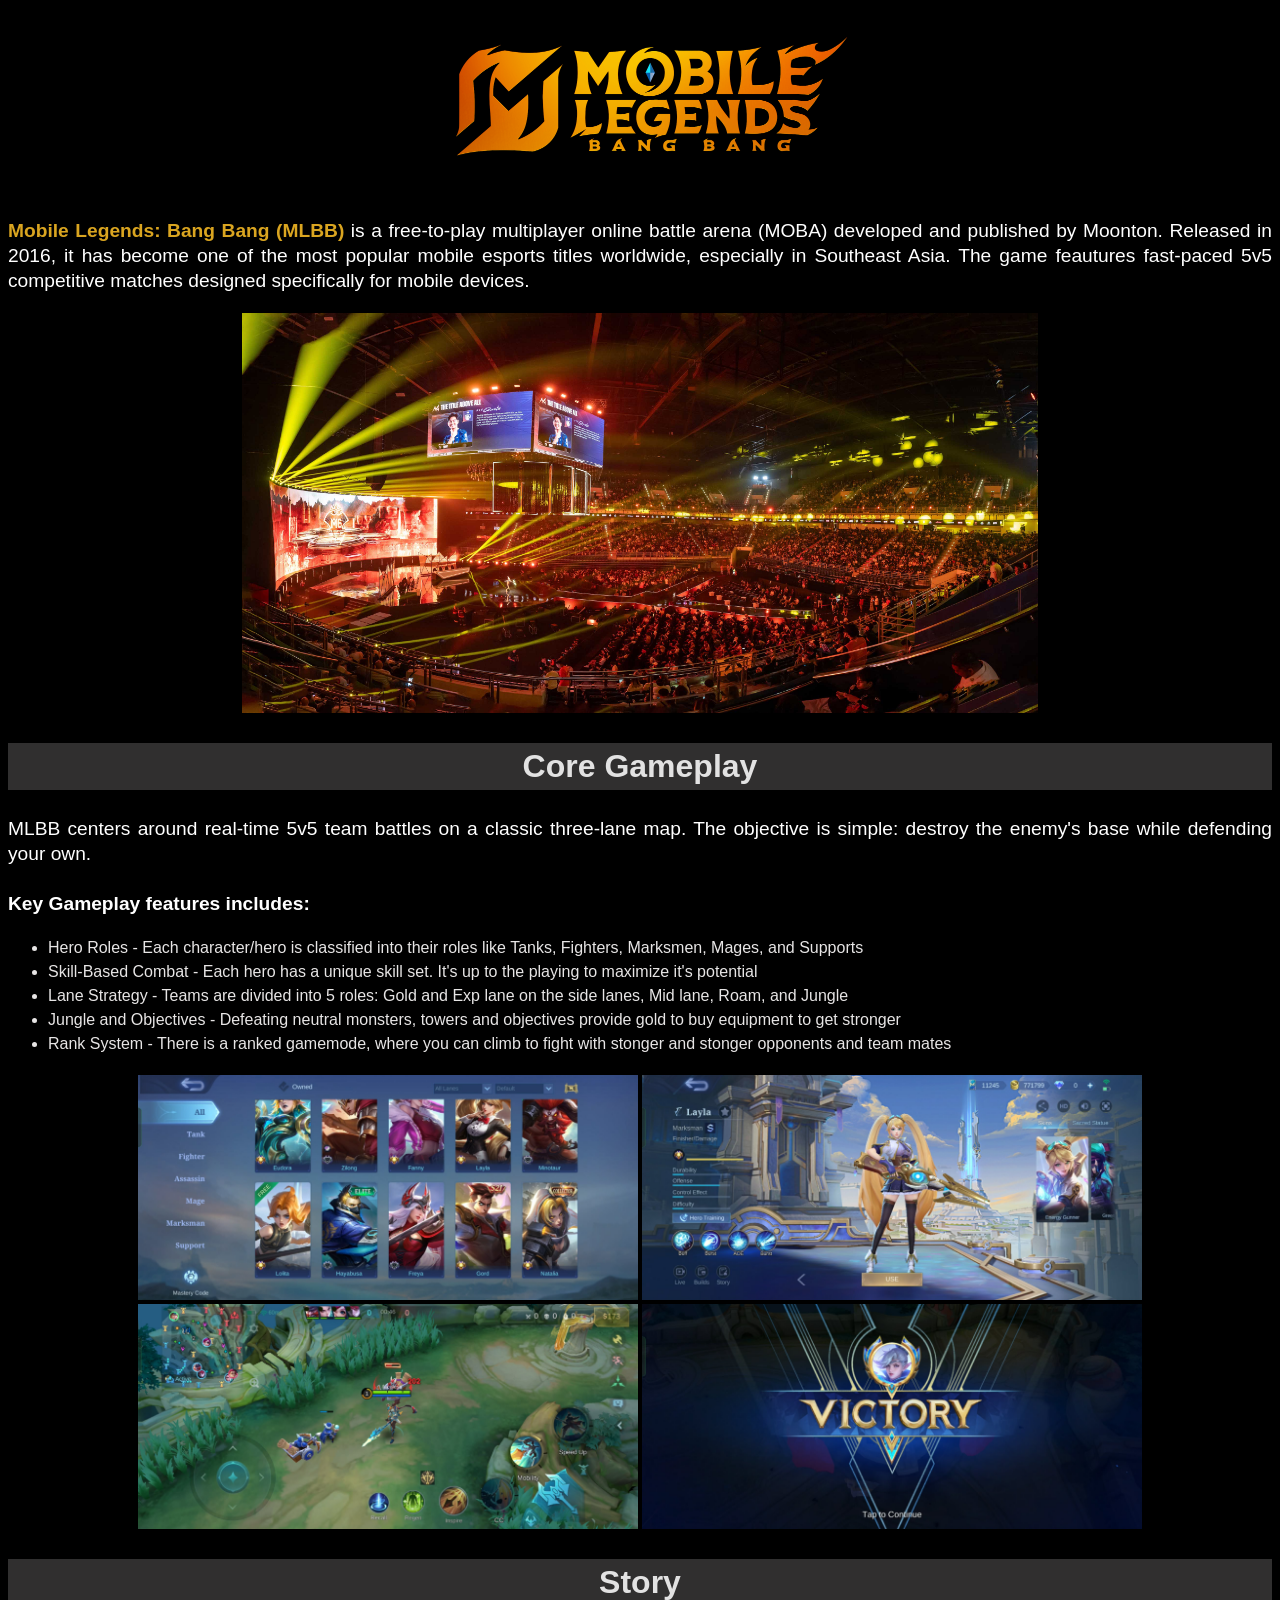
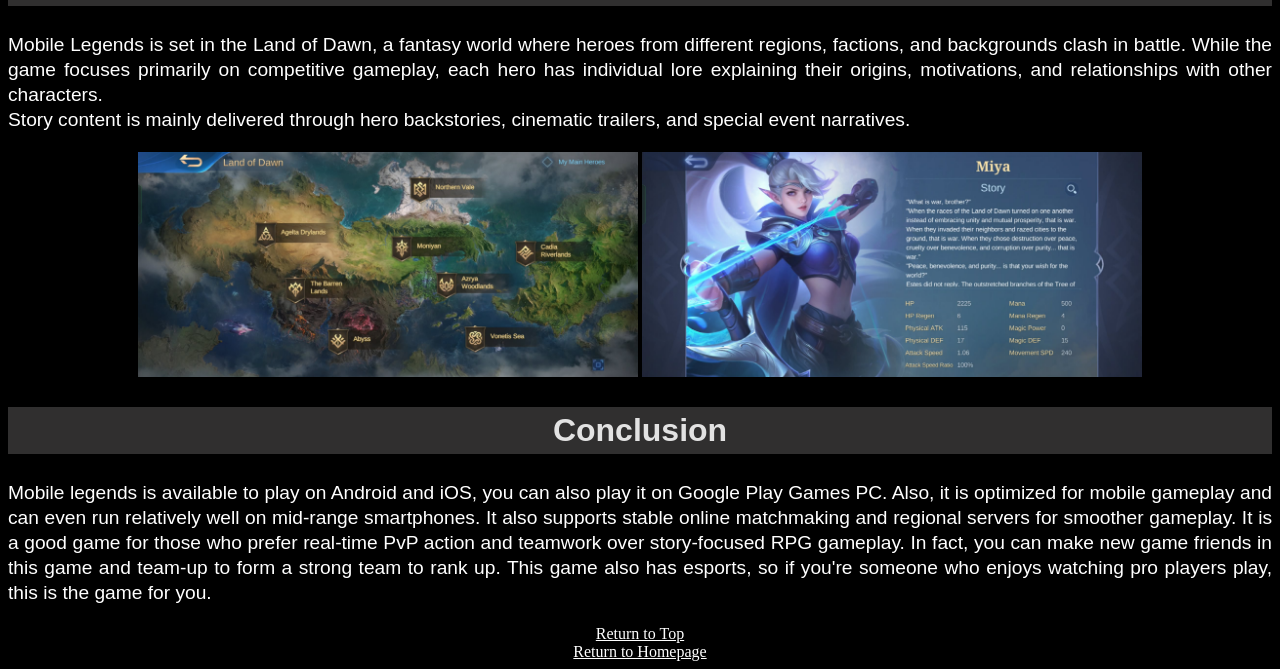
<file: mlbb.html>
<!DOCTYPE html>
<html lang="en">
<head>
    <style>
    body{
        background-color: rgb(0, 0, 0);
    }  
    p{      
        color:rgb(255, 255, 255);
        text-align: justify;
        font-size: 120%;
        font-family: Arial, Helvetica, sans-serif;
        line-height: 130%;
    }
    ul{
        color:rgb(231, 229, 229);
        font-size: 100%;
        font-family: Arial, Helvetica, sans-serif;
        line-height: 150%;
    }
    header{
        text-align:center;
        color:rgb(255, 255, 255);
        font-size: 80px;
        font-family: Arial, Helvetica, sans-serif;
    }
    img{
        max-width: 910px;
        max-height: 400px;
    }
    .container{
        text-align: center;
    }
    h2{
        text-align: center;
        color:rgb(226, 226, 226);
        font-size: 200%;
        font-family: Arial, Helvetica, sans-serif;
        background-color: rgb(48, 47, 47);
        padding: 5px;
    }
    a{
        color:rgb(255, 255, 255);
    }
    </style>
    <meta charset="UTF-8">
    <meta name="viewport" content="width=device-width, initial-scale=1.0">
    <title>Document</title>
</head>
<body>

<div class="container">
    <img src="/Images/MLBB/ML1.png" alt="MLBB Logo 2025" id="t" style="max-width: 500px; max-height: 400px;"></img>
</div>
<!--Game Information-->
<p>
    <strong style="color:goldenrod;">Mobile Legends: Bang Bang (MLBB)</strong> is a free-to-play multiplayer online battle arena (MOBA) developed and published by Moonton. Released in 2016, it has become one of the most popular mobile esports titles worldwide, especially in Southeast Asia. The game feautures fast-paced 5v5 competitive matches designed specifically for mobile devices.
</p>

<div class="container">
    <img src="/Images/MLBB/ML2.png" alt="MLBB Esports arena"></img>
</div>

<!--Core Gameplay-->
<h2>
    <b>Core Gameplay</b>
</h2>
<p>
    MLBB centers around real-time 5v5 team battles on a classic three-lane map. The objective is simple: destroy the enemy's base while defending your own. 
    <br><br>
    <b>Key Gameplay features includes:</b>
    <ul>
        <li>
            Hero Roles - Each character/hero is classified into their roles like Tanks, Fighters, Marksmen, Mages, and Supports
        </li>
        <li>
            Skill-Based Combat - Each hero has a unique skill set. It's up to the playing to maximize it's potential
        </li>
        <li>
            Lane Strategy - Teams are divided into 5 roles: Gold and Exp lane on the side lanes, Mid lane, Roam, and Jungle
        </li>
        <li>
            Jungle and Objectives - Defeating neutral monsters, towers and objectives provide gold to buy equipment to get stronger
        </li>
        <li>
            Rank System - There is a ranked gamemode, where you can climb to fight with stonger and stonger opponents and team mates 
        </li>
    </ul>
</p>

<div class="container">
    <img src="/Images/MLBB/ML3.png" alt="Hero Roles" style="max-width: 500px; max-height: 400px;"></img>
    <img src="/Images/MLBB/ML4.png" alt="Hero Skills" style="max-width: 500px; max-height: 400px;"></img>
    <img src="/Images/MLBB/ML5.png" alt="ML Gameplay" style="max-width: 500px; max-height: 400px;"></img>
    <img src="/Images/MLBB/ML6.png" alt="Victory Screen" style="max-width: 500px; max-height: 400px;"></img>
</div>

<!--Story-->
<h2>
    <b>Story</b>
</h2>
<p>
    Mobile Legends is set in the Land of Dawn, a fantasy world where heroes from different regions, factions, and backgrounds clash in battle. While the game focuses primarily on competitive gameplay, each hero has individual lore explaining their origins, motivations, and relationships with other characters.
    <br>
    Story content is mainly delivered through hero backstories, cinematic trailers, and special event narratives.
</p>

<div class="container">
    <img src="/Images/MLBB/ML7.png" alt="mlbb Land of Dawn" style="max-width: 500px; max-height: 400px;"></img>
    <img src="/Images/MLBB/ML8.png" alt="mlbb Miya Story" style="max-width: 500px; max-height: 400px;"></img>
</div>
<!--Platform Availability and Conclusion-->
<h2>
    <b>Conclusion</b>
</h2>
<p>
    Mobile legends is available to play on Android and iOS, you can also play it on Google Play Games PC. Also, it is optimized for mobile gameplay and can even run relatively well on mid-range smartphones. It also supports stable online matchmaking and regional servers for smoother gameplay. It is a good game for those who prefer real-time PvP action and teamwork over story-focused RPG gameplay. In fact, you can make new game friends in this game and team-up to form a strong team to rank up. This game also has esports, so if you're someone who enjoys watching pro players play, this is the game for you.
</p>

<!--Buttons-->
<div class="container">
    <a href="#t"> Return to Top </a> <br>
    <a href="index.html">Return to Homepage</a>
    
</div>

</body>

</html>
</file>
<file: style.css>
body{
        background-color: rgb(0, 0, 0);
    }
h1{ 
        color:rgb(41, 235, 2);
        font-size: 250%;
        font-family:system-ui,'Segoe UI', 'Open Sans','Helvetica Neue', sans-serif;
        text-align: center;
    }
p{      
        color:rgb(229, 248, 57);
        text-align: justify;
        font-size: 150%;
        font-family: Arial, Helvetica, sans-serif;
        
    }
</file>
